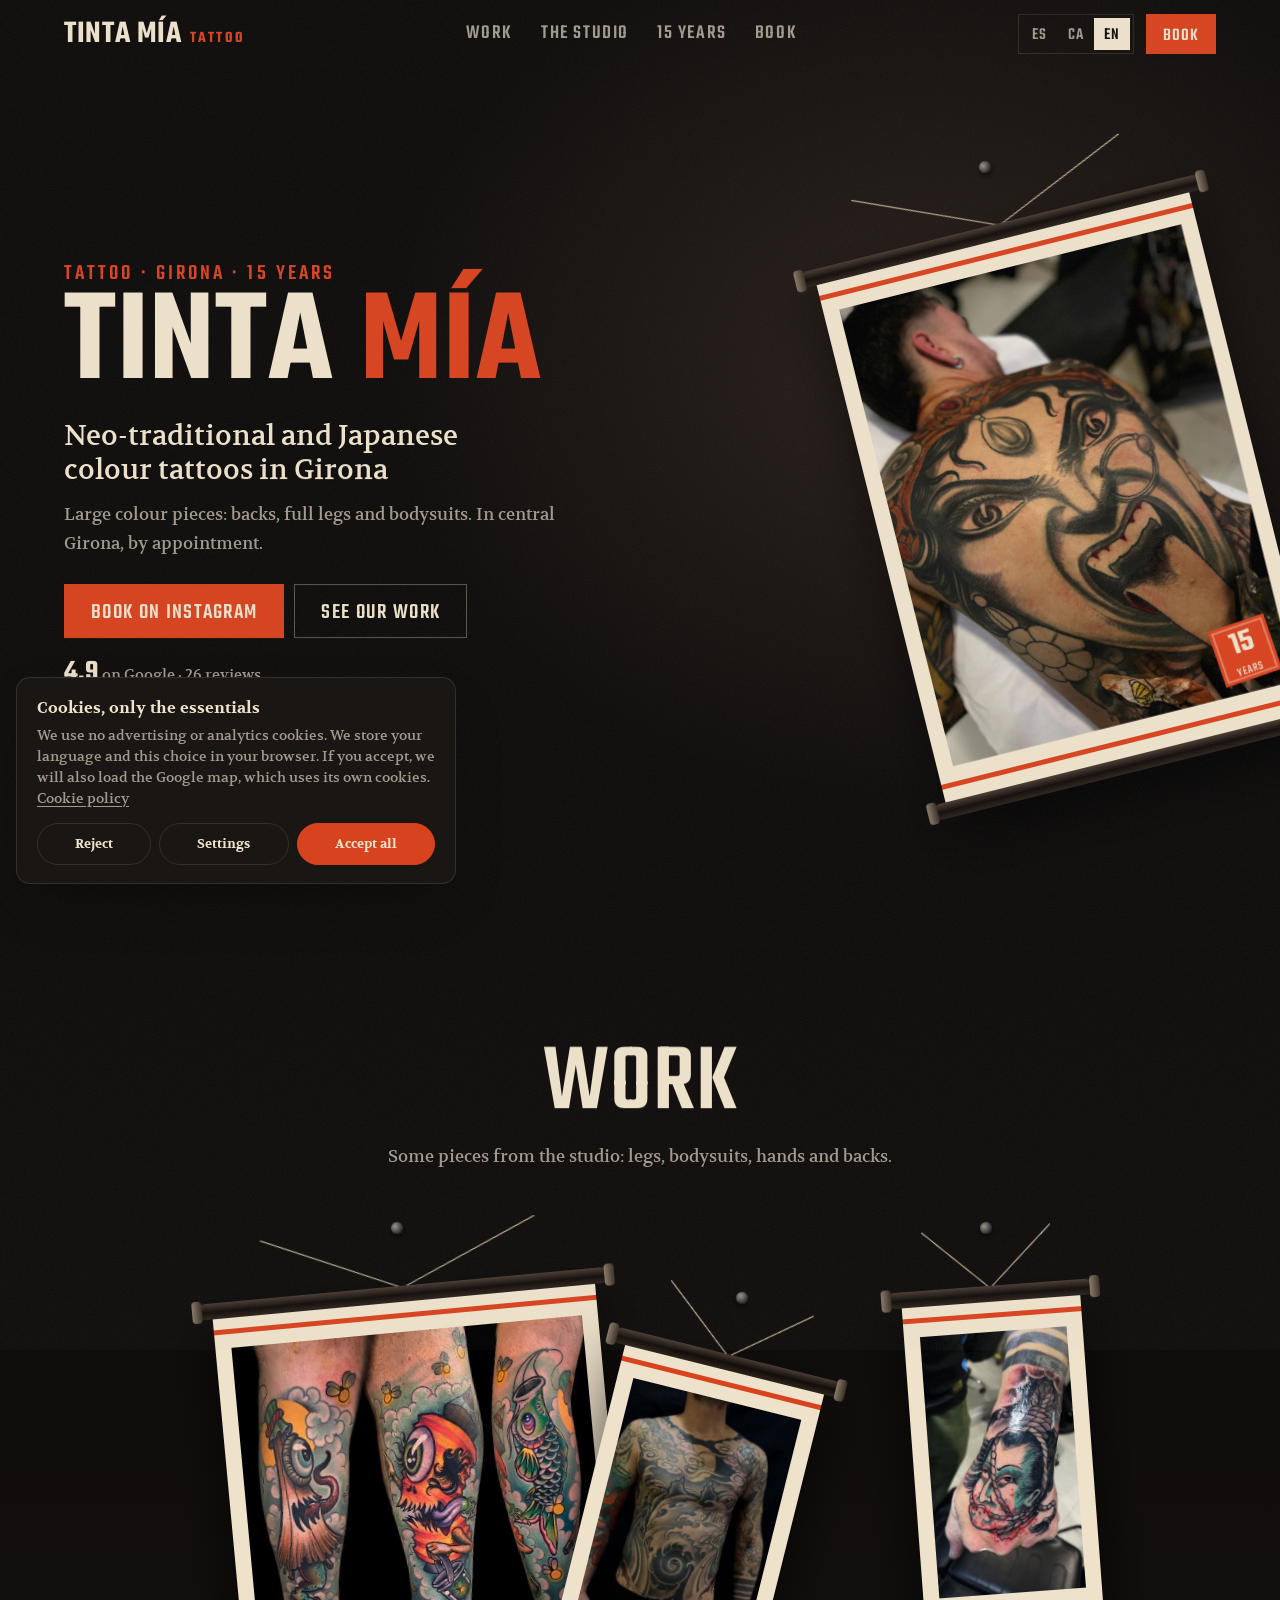
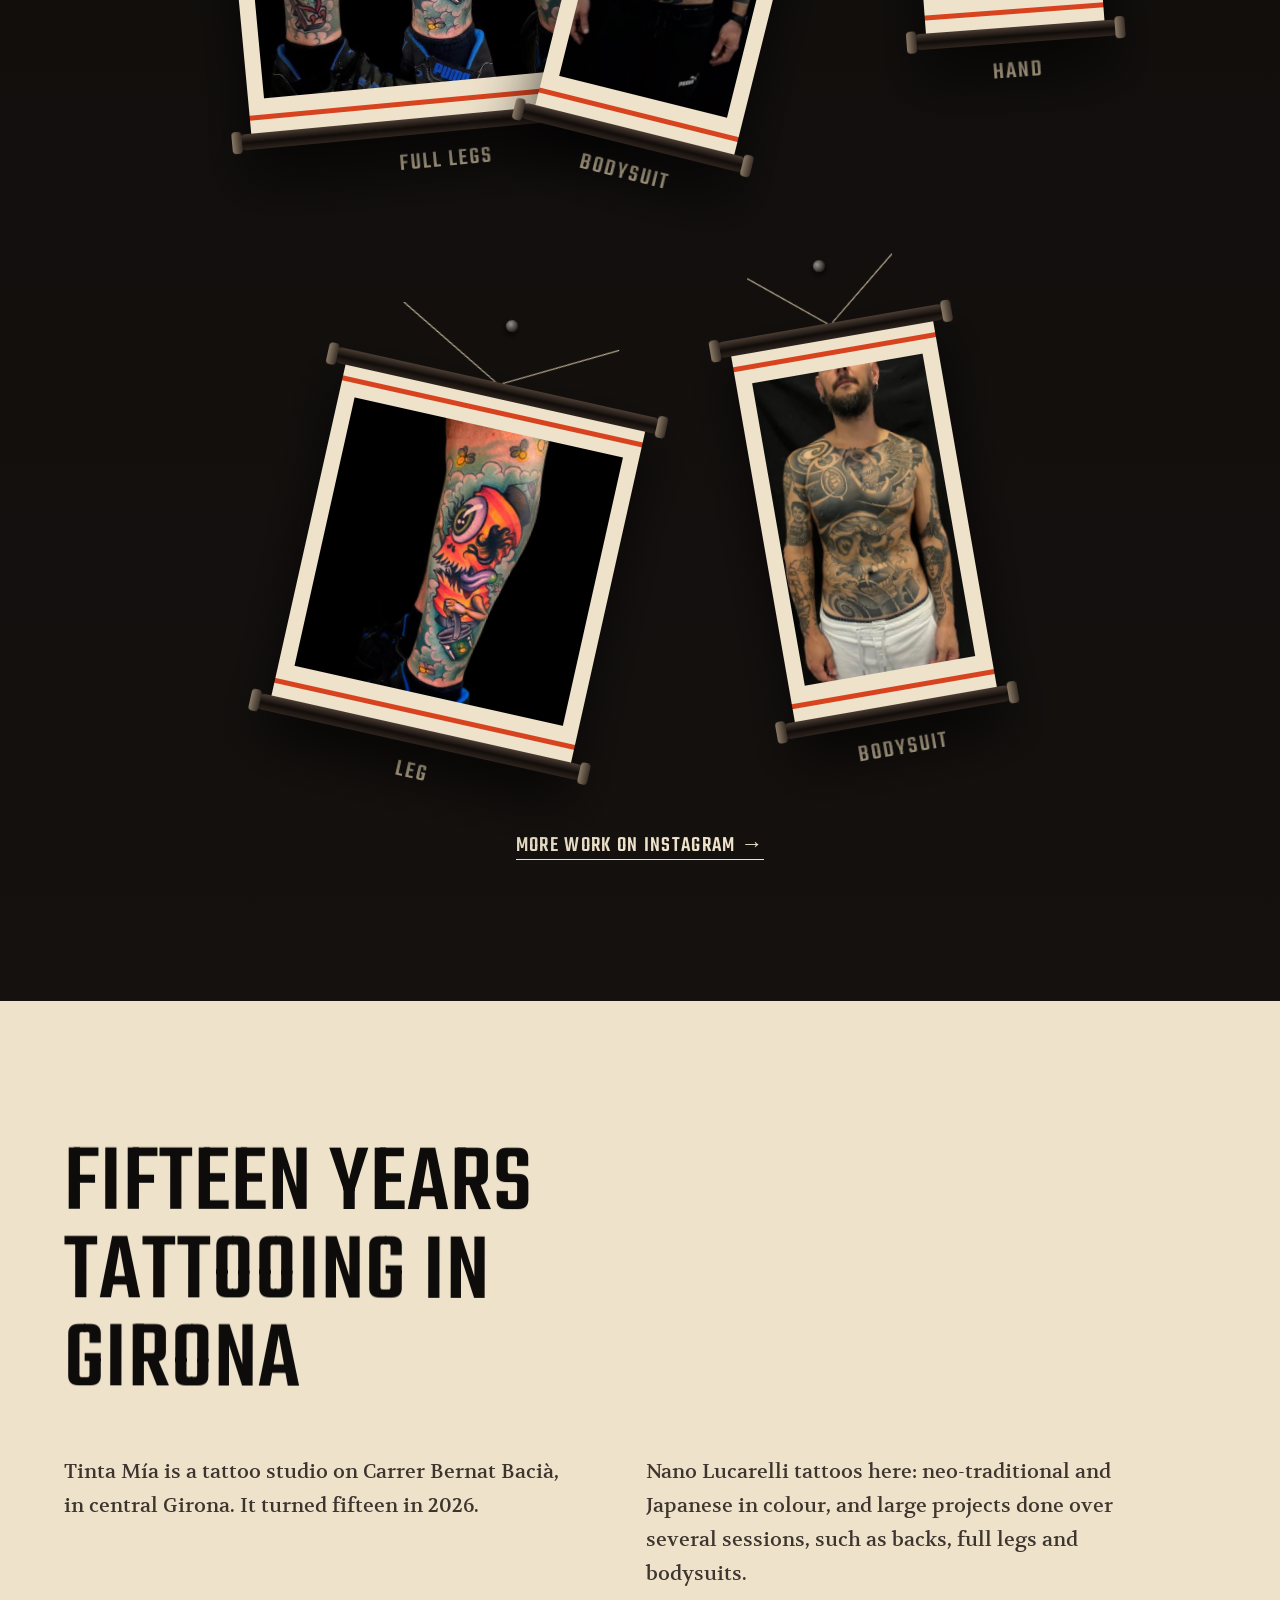
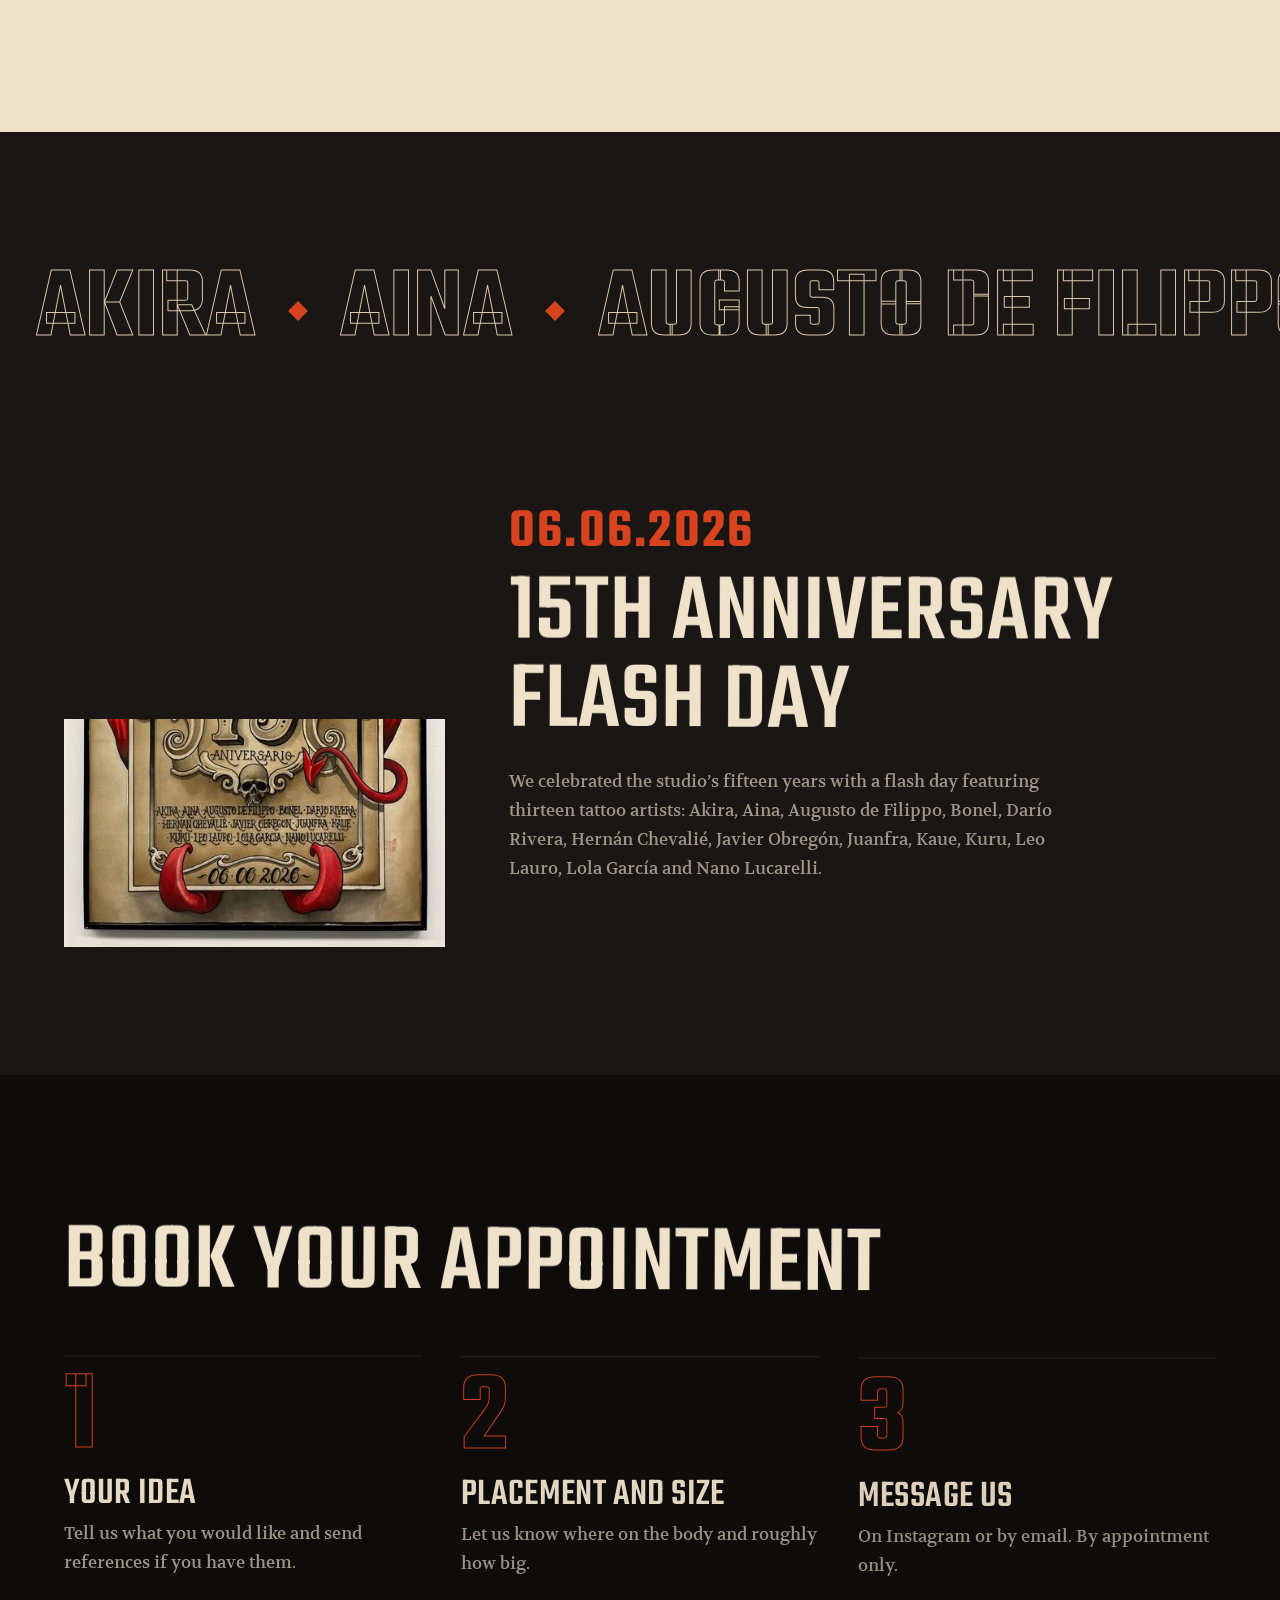
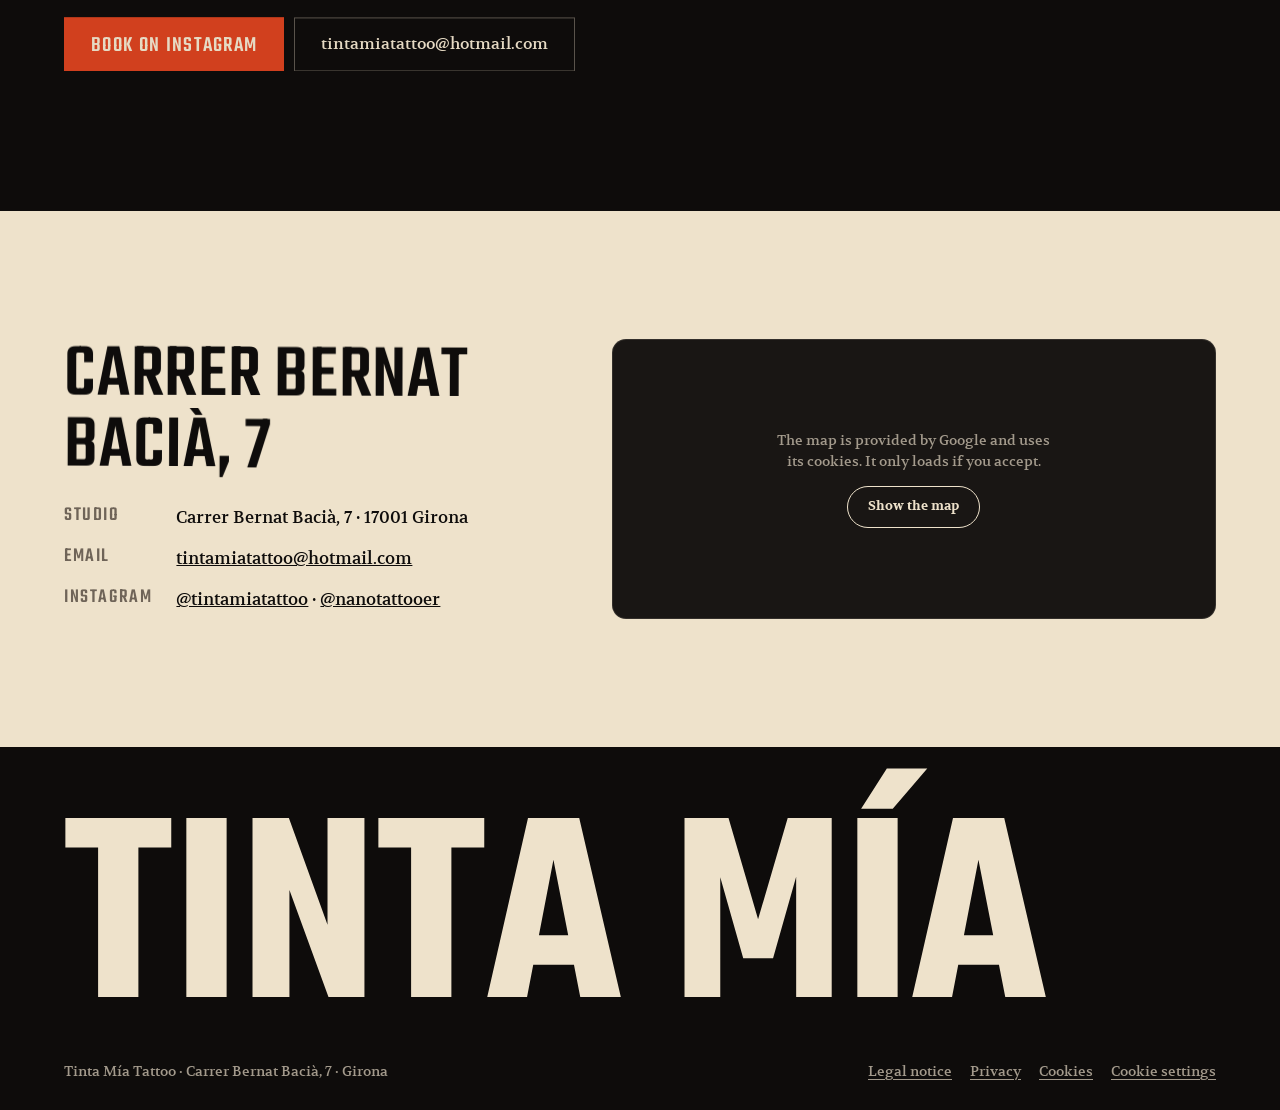
<file: index.html>
<!doctype html>
<html lang="es">
<head>
<meta charset="utf-8">
<meta name="viewport" content="width=device-width, initial-scale=1, viewport-fit=cover">
<title>Tinta Mía Tattoo · Tatuajes en Girona</title>
<meta name="description" content="Tinta Mía Tattoo, Carrer Bernat Bacià 7, Girona. Tatuajes neotradicionales y japoneses a color: espaldas, piernas completas y bodysuits. 15 años en Girona. 4,9 en Google.">
<meta name="theme-color" content="#0e0c0b">
<link rel="icon" href="assets/favicon.svg" type="image/svg+xml">
<link rel="alternate" hreflang="es" href="?lang=es"><link rel="alternate" hreflang="ca" href="?lang=ca"><link rel="alternate" hreflang="en" href="?lang=en">
<meta property="og:title" content="Tinta Mía Tattoo · Girona">
<meta property="og:description" content="Tatuajes neotradicionales y japoneses a color. 15 años en Girona.">
<meta property="og:image" content="assets/img/espalda.jpg">
<script>document.documentElement.classList.add('js')</script>
<link rel="stylesheet" href="css/fonts.css">
<link rel="stylesheet" href="css/premium.css">
<link rel="stylesheet" href="css/style.css">
<link rel="stylesheet" href="css/legal.css">
<script type="application/ld+json">
{"@context":"https://schema.org","@type":"TattooParlor","name":"Tinta Mía Tattoo","email":"tintamiatattoo@hotmail.com","address":{"@type":"PostalAddress","streetAddress":"Carrer Bernat Bacià, 7","postalCode":"17001","addressLocality":"Girona","addressRegion":"Girona","addressCountry":"ES"},"aggregateRating":{"@type":"AggregateRating","ratingValue":"4.9","reviewCount":"26"},"sameAs":["https://www.instagram.com/tintamiatattoo/","https://www.instagram.com/nanotattooer/"]}
</script>
</head>
<body class="grain">
<a class="skip" href="#main" data-i18n="skip">Saltar al contenido</a>

<header class="top">
  <a class="brand" href="#main" aria-label="Tinta Mía Tattoo, inicio">Tinta Mía<small>Tattoo</small></a>
  <nav class="nav" aria-label="Principal">
    <a href="#trabajos" data-i18n="n1">Trabajos</a>
    <a href="#estudio" data-i18n="n2">El estudio</a>
    <a href="#aniversario" data-i18n="n3">15 años</a>
    <a href="#cita" data-i18n="n4">Pide cita</a>
  </nav>
  <div class="top-r">
    <div class="langs" role="group" aria-label="Idioma"><button type="button" data-lang="es">ES</button><button type="button" data-lang="ca">CA</button><button type="button" data-lang="en">EN</button></div>
    <a class="btn btn-sm" href="https://ig.me/m/tintamiatattoo" target="_blank" rel="noopener" data-mag data-i18n="cta">Pide cita</a>
  </div>
</header>

<main id="main">
  <!-- PORTADA: un kakemono (pergamino colgado) se desenrolla con la espalda tatuada -->
  <section class="hero" id="hero" aria-labelledby="h1">
    <div class="hero-in">
      <p class="eyebrow" data-hero data-d=".2" data-i18n="eb">Tattoo · Girona · 15 años</p>
      <p class="mega" aria-hidden="true"><span>Tinta</span><span>Mía</span></p>
      <h1 id="h1" data-split data-hero data-d=".9" data-i18n="h1">Tatuajes neotradicionales y japoneses a color en Girona</h1>
      <p class="hero-p" data-hero data-d="1.05" data-i18n="hp">Piezas grandes a color: espaldas, piernas completas y bodysuits. En el centro de Girona, con cita previa.</p>
      <div class="hero-cta" data-hero data-d="1.15">
        <a class="btn" href="https://ig.me/m/tintamiatattoo" target="_blank" rel="noopener" data-mag data-i18n="ctaIg">Pide cita por Instagram</a>
        <a class="btn btn-line" href="#trabajos" data-mag data-i18n="see">Ver trabajos</a>
      </div>
      <p class="hero-rate" data-hero data-d="1.25"><b>4,9</b> <span data-i18n="rate">en Google · 26 reseñas</span></p>
    </div>
    <div class="hang hang-hero" data-sway="1.4">
      <span class="nail" aria-hidden="true"></span><span class="cord" aria-hidden="true"></span>
      <div class="scroll">
        <span class="rod rod-t" aria-hidden="true"></span>
        <div class="paper"><img src="assets/img/espalda.jpg" alt="Espalda tatuada con una gran cara de demonio japonés a color" width="1200" height="1600" data-i18n-attr="alt:hA"><span class="hanko" aria-hidden="true"><b>15</b><small data-i18n="hk">años</small></span></div>
        <span class="rod rod-b" aria-hidden="true"></span>
      </div>
    </div>
  </section>

  <!-- TRABAJOS: un muro de pergaminos que se balancean -->
  <section class="trabajos" id="trabajos" aria-labelledby="t-h">
    <div class="t-head">
      <h2 id="t-h" data-split data-i18n="th">Trabajos</h2>
      <p data-up data-i18n="tp">Algunas piezas del estudio: piernas, bodysuits, manos y espaldas.</p>
    </div>
    <div class="wall">
      <figure class="hang w1" data-sway="1"><span class="nail" aria-hidden="true"></span><span class="cord" aria-hidden="true"></span><div class="scroll"><span class="rod rod-t" aria-hidden="true"></span><div class="paper"><img src="assets/img/piernas.jpg" alt="Tres piernas tatuadas a color con personajes neotradicionales, peces y nubes" width="640" height="640" loading="lazy" data-i18n-attr="alt:w1"></div><span class="rod rod-b" aria-hidden="true"></span></div><figcaption data-i18n="c1">Piernas completas</figcaption></figure>
      <figure class="hang w2" data-sway="1.3"><span class="nail" aria-hidden="true"></span><span class="cord" aria-hidden="true"></span><div class="scroll"><span class="rod rod-t" aria-hidden="true"></span><div class="paper"><img src="assets/img/bodysuit-1.jpg" alt="Torso y brazos tatuados en estilo japonés con olas y nubes" width="360" height="640" loading="lazy" data-i18n-attr="alt:w2"></div><span class="rod rod-b" aria-hidden="true"></span></div><figcaption>Bodysuit</figcaption></figure>
      <figure class="hang w3" data-sway=".8"><span class="nail" aria-hidden="true"></span><span class="cord" aria-hidden="true"></span><div class="scroll"><span class="rod rod-t" aria-hidden="true"></span><div class="paper"><img src="assets/img/mano.jpg" alt="Mano tatuada con una cabeza japonesa a color" width="360" height="640" loading="lazy" data-i18n-attr="alt:w3"></div><span class="rod rod-b" aria-hidden="true"></span></div><figcaption data-i18n="c3">Mano</figcaption></figure>
      <figure class="hang w4" data-sway="1.15"><span class="nail" aria-hidden="true"></span><span class="cord" aria-hidden="true"></span><div class="scroll"><span class="rod rod-t" aria-hidden="true"></span><div class="paper"><img src="assets/img/pierna.jpg" alt="Pierna tatuada con un personaje neotradicional de colores" width="640" height="640" loading="lazy" data-i18n-attr="alt:w4"></div><span class="rod rod-b" aria-hidden="true"></span></div><figcaption data-i18n="c4">Pierna</figcaption></figure>
      <figure class="hang w5" data-sway=".9"><span class="nail" aria-hidden="true"></span><span class="cord" aria-hidden="true"></span><div class="scroll"><span class="rod rod-t" aria-hidden="true"></span><div class="paper"><img src="assets/img/bodysuit-2.jpg" alt="Pecho y abdomen tatuados en negro y gris con motivos japoneses" width="360" height="640" loading="lazy" data-i18n-attr="alt:w5"></div><span class="rod rod-b" aria-hidden="true"></span></div><figcaption>Bodysuit</figcaption></figure>
    </div>
    <a class="link" href="https://www.instagram.com/nanotattooer/" target="_blank" rel="noopener" data-i18n="more">Más trabajos en Instagram →</a>
  </section>

  <!-- EL ESTUDIO -->
  <section class="estudio" id="estudio" aria-labelledby="e-h">
    <h2 id="e-h" data-split data-i18n="eh">Quince años tatuando en Girona</h2>
    <div class="e-cols">
      <p data-up data-i18n="ep1">Tinta Mía es un estudio de tatuaje en el Carrer Bernat Bacià, en el centro de Girona. En 2026 cumplió quince años.</p>
      <p data-up=".08" data-i18n="ep2">Aquí tatúa Nano Lucarelli: neotradicional y japonés a color, y proyectos grandes que se trabajan por sesiones, como espaldas, piernas completas y bodysuits.</p>
    </div>
  </section>

  <!-- 15 AÑOS: el Flash Day -->
  <section class="aniversario" id="aniversario" aria-labelledby="a-h">
    <div class="mq names" aria-hidden="true"><div class="mq-t"><span>Akira</span><i></i><span>Aina</span><i></i><span>Augusto de Filippo</span><i></i><span>Bonel</span><i></i><span>Darío Rivera</span><i></i><span>Hernán Chevalié</span><i></i><span>Javier Obregón</span><i></i><span>Juanfra</span><i></i><span>Kaue</span><i></i><span>Kuru</span><i></i><span>Leo Lauro</span><i></i><span>Lola García</span><i></i><span>Nano Lucarelli</span><i></i></div></div>
    <div class="a-grid">
      <figure class="poster" data-img><img src="assets/img/cartel-15.jpg" alt="Cartel enmarcado del Tattoo Flash Day por el 15 aniversario de Tinta Mía, el 6 de junio de 2026" width="480" height="640" loading="lazy" data-i18n-attr="alt:aA"></figure>
      <div class="a-txt">
        <p class="date">06.06.2026</p>
        <h2 id="a-h" data-split data-i18n="ah">Flash Day del 15 aniversario</h2>
        <p data-up data-i18n="ap">Celebramos los quince años del estudio con un día de flash junto a trece tatuadores: Akira, Aina, Augusto de Filippo, Bonel, Darío Rivera, Hernán Chevalié, Javier Obregón, Juanfra, Kaue, Kuru, Leo Lauro, Lola García y Nano Lucarelli.</p>
      </div>
    </div>
  </section>

  <!-- PIDE CITA -->
  <section class="cita" id="cita" aria-labelledby="c-h">
    <h2 id="c-h" data-split data-i18n="ch">Pide tu cita</h2>
    <ol class="steps">
      <li data-up><b>1</b><h3 data-i18n="s1">Tu idea</h3><p data-i18n="s1p">Cuéntanos qué quieres tatuarte y mándanos referencias si las tienes.</p></li>
      <li data-up=".08"><b>2</b><h3 data-i18n="s2">Zona y tamaño</h3><p data-i18n="s2p">Dinos en qué parte del cuerpo y de qué tamaño aproximado.</p></li>
      <li data-up=".16"><b>3</b><h3 data-i18n="s3">Escríbenos</h3><p data-i18n="s3p">Por Instagram o por correo. Trabajamos con cita previa.</p></li>
    </ol>
    <div class="c-cta" data-up>
      <a class="btn" href="https://ig.me/m/tintamiatattoo" target="_blank" rel="noopener" data-mag data-i18n="ctaIg">Pide cita por Instagram</a>
      <a class="btn btn-line" href="mailto:tintamiatattoo@hotmail.com" data-mag>tintamiatattoo@hotmail.com</a>
    </div>
  </section>

  <!-- VISITA -->
  <section class="visita" aria-labelledby="v-h">
    <div class="v-txt">
      <h2 id="v-h" data-split>Carrer Bernat Bacià, 7</h2>
      <dl>
        <dt data-i18n="d1">Estudio</dt><dd>Carrer Bernat Bacià, 7 · 17001 Girona</dd>
        <dt>Email</dt><dd><a href="mailto:tintamiatattoo@hotmail.com">tintamiatattoo@hotmail.com</a></dd>
        <dt>Instagram</dt><dd><a href="https://www.instagram.com/tintamiatattoo/" target="_blank" rel="noopener">@tintamiatattoo</a> · <a href="https://www.instagram.com/nanotattooer/" target="_blank" rel="noopener">@nanotattooer</a></dd>
      </dl>
    </div>
    <div class="cc-map v-map" data-src="https://www.google.com/maps?q=Tinta+M%C3%ADa+Tattoo,+Carrer+Bernat+Baci%C3%A0+7,+17001+Girona&output=embed" data-title="Mapa: Tinta Mía Tattoo"></div>
  </section>
</main>

<footer class="foot">
  <p class="foot-word" aria-hidden="true">Tinta Mía</p>
  <div class="foot-row">
    <p>Tinta Mía Tattoo · Carrer Bernat Bacià, 7 · Girona</p>
    <nav class="foot-links" aria-label="Información legal">
      <a href="aviso-legal.html" data-i18n="lg1">Aviso legal</a>
      <a href="privacidad.html" data-i18n="lg2">Privacidad</a>
      <a href="cookies.html" data-i18n="lg3">Cookies</a>
      <button type="button" data-cookies-open data-i18n="lg4">Configurar cookies</button>
    </nav>
  </div>
</footer>

<script src="js/lang.js"></script>
<script src="js/i18n.js" data-site="tinta-mia-tattoo"></script>
<script src="js/consent.js" data-site="tinta-mia-tattoo"></script>
<script src="js/vendor/gsap.min.js"></script>
<script src="js/vendor/ScrollTrigger.min.js"></script>
<script src="js/vendor/lenis.min.js"></script>
<script src="js/premium.js"></script>
<script src="js/main.js"></script>
</body>
</html>
</file>
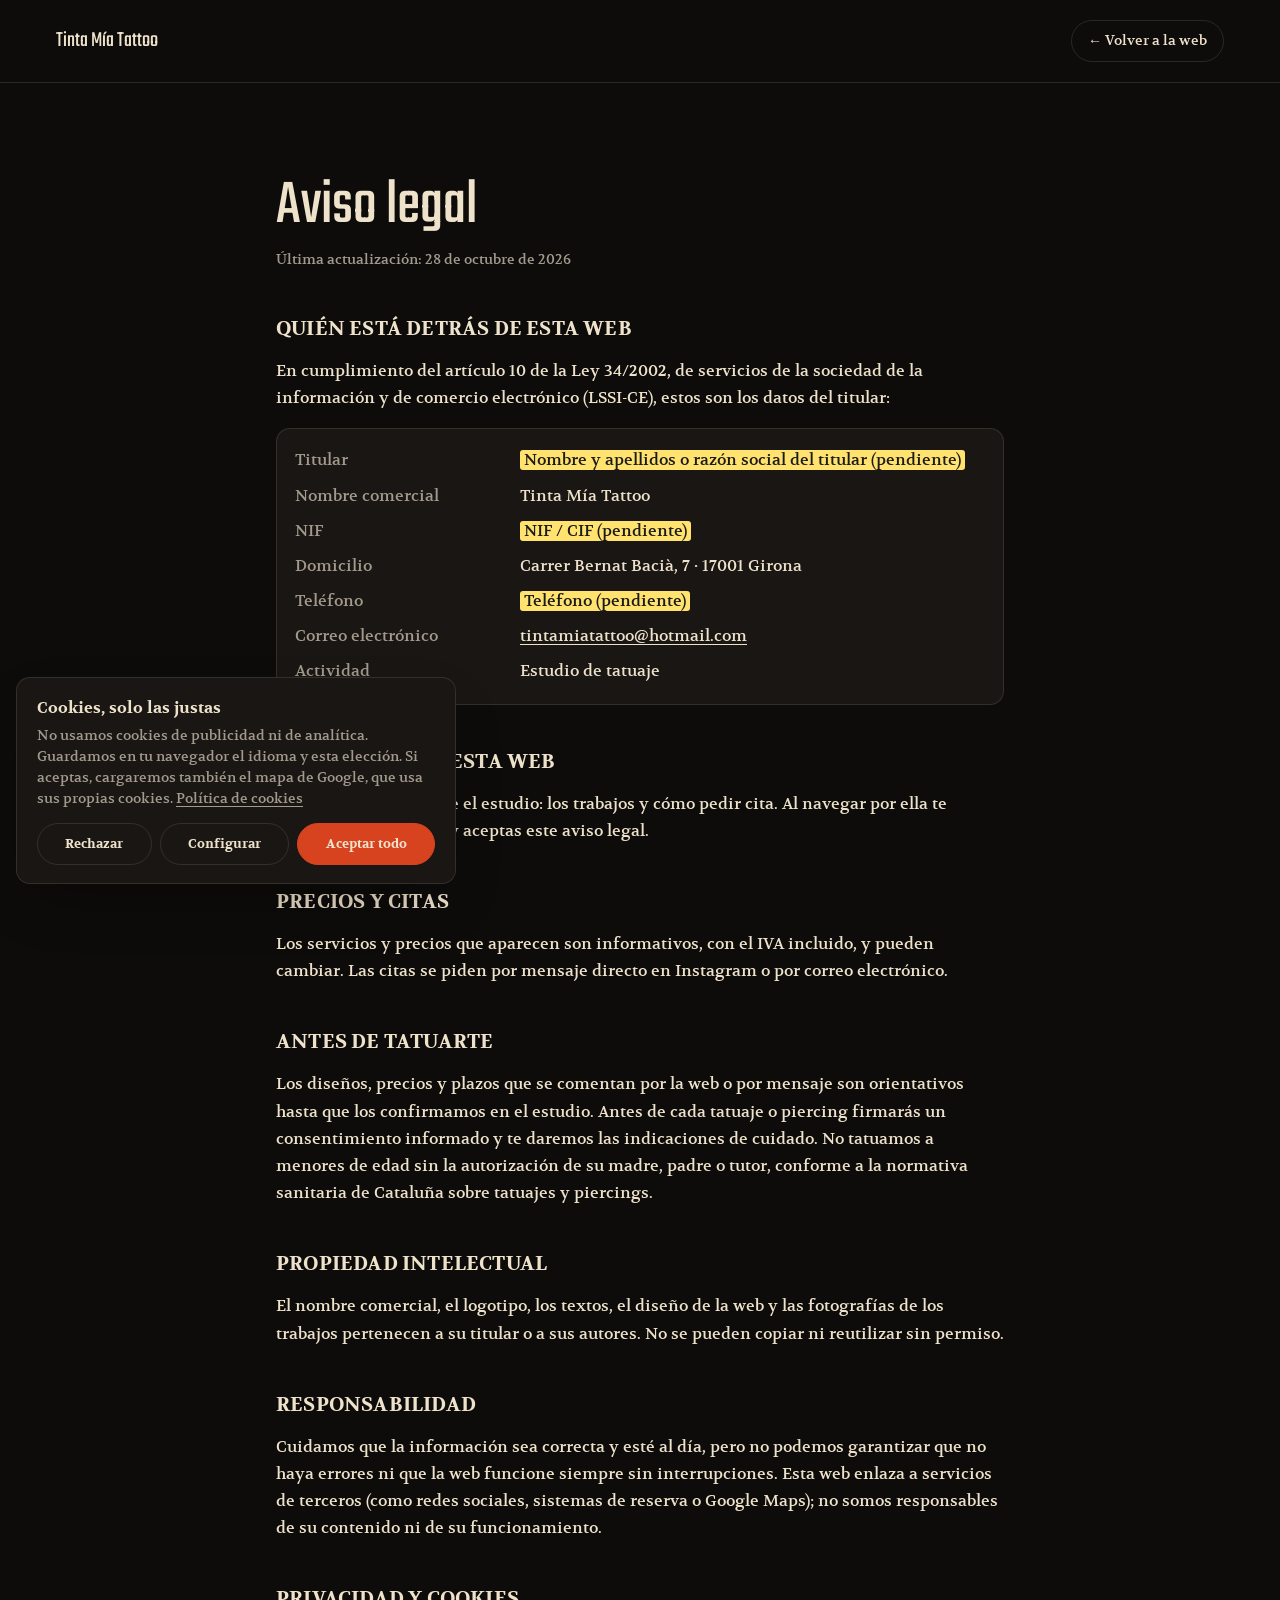
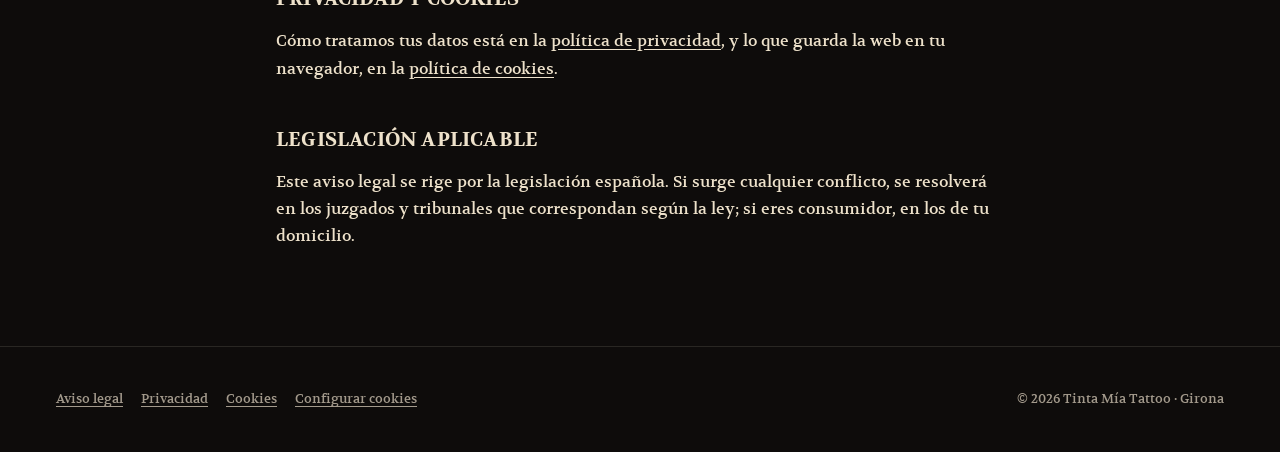
<file: aviso-legal.html>
<!doctype html>
<html lang="es">
<head>
<meta charset="utf-8">
<meta name="viewport" content="width=device-width, initial-scale=1, viewport-fit=cover">
<title>Aviso legal · Tinta Mía Tattoo</title>
<meta name="robots" content="noindex, follow">
<meta name="theme-color" content="#0e0c0b">
<link rel="icon" href="assets/favicon.svg" type="image/svg+xml">
<link rel="stylesheet" href="css/fonts.css">
<link rel="stylesheet" href="css/premium.css">
<link rel="stylesheet" href="css/style.css">
<link rel="stylesheet" href="css/legal.css">
</head>
<body class="legal-page">
<header class="legal-top">
  <a class="legal-brand" href="./">Tinta Mía Tattoo</a>
  <a class="legal-back" href="./">&larr; Volver a la web</a>
</header>
<main class="legal">
  <h1>Aviso legal</h1>
  <p class="upd">Última actualización: 28 de octubre de 2026</p>

  <h2>Quién está detrás de esta web</h2>
  <p>En cumplimiento del artículo 10 de la Ley 34/2002, de servicios de la sociedad de la información y de comercio electrónico (LSSI-CE), estos son los datos del titular:</p>
  <dl>
    <dt>Titular</dt><dd><mark>Nombre y apellidos o razón social del titular (pendiente)</mark></dd>
    <dt>Nombre comercial</dt><dd>Tinta Mía Tattoo</dd>
    <dt>NIF</dt><dd><mark>NIF / CIF (pendiente)</mark></dd>
    <dt>Domicilio</dt><dd>Carrer Bernat Bacià, 7 · 17001 Girona</dd>
    <dt>Teléfono</dt><dd><mark>Teléfono (pendiente)</mark></dd>
    <dt>Correo electrónico</dt><dd><a href="mailto:tintamiatattoo@hotmail.com">tintamiatattoo@hotmail.com</a></dd>
    <dt>Actividad</dt><dd>Estudio de tatuaje</dd>
  </dl>

  <h2>Para qué sirve esta web</h2>
  <p>Esta web informa sobre el estudio: los trabajos y cómo pedir cita. Al navegar por ella te conviertes en usuario y aceptas este aviso legal.</p>

  <h2>Precios y citas</h2>
  <p>Los servicios y precios que aparecen son informativos, con el IVA incluido, y pueden cambiar. Las citas se piden por mensaje directo en Instagram o por correo electrónico.</p>

  <h2>Antes de tatuarte</h2>
  <p>Los diseños, precios y plazos que se comentan por la web o por mensaje son orientativos hasta que los confirmamos en el estudio. Antes de cada tatuaje o piercing firmarás un consentimiento informado y te daremos las indicaciones de cuidado. No tatuamos a menores de edad sin la autorización de su madre, padre o tutor, conforme a la normativa sanitaria de Cataluña sobre tatuajes y piercings.</p>
  <h2>Propiedad intelectual</h2>
  <p>El nombre comercial, el logotipo, los textos, el diseño de la web y las fotografías de los trabajos pertenecen a su titular o a sus autores. No se pueden copiar ni reutilizar sin permiso.</p>

  <h2>Responsabilidad</h2>
  <p>Cuidamos que la información sea correcta y esté al día, pero no podemos garantizar que no haya errores ni que la web funcione siempre sin interrupciones. Esta web enlaza a servicios de terceros (como redes sociales, sistemas de reserva o Google Maps); no somos responsables de su contenido ni de su funcionamiento.</p>

  <h2>Privacidad y cookies</h2>
  <p>Cómo tratamos tus datos está en la <a href="privacidad.html">política de privacidad</a>, y lo que guarda la web en tu navegador, en la <a href="cookies.html">política de cookies</a>.</p>

  <h2>Legislación aplicable</h2>
  <p>Este aviso legal se rige por la legislación española. Si surge cualquier conflicto, se resolverá en los juzgados y tribunales que correspondan según la ley; si eres consumidor, en los de tu domicilio.</p>
</main>
<footer class="legal-foot">
  <nav class="legal-links" aria-label="Información legal">
    <a href="aviso-legal.html" aria-current="page">Aviso legal</a>
    <a href="privacidad.html">Privacidad</a>
    <a href="cookies.html">Cookies</a>
    <button type="button" data-cookies-open>Configurar cookies</button>
  </nav>
  <p>© 2026 Tinta Mía Tattoo · Girona</p>
</footer>
<script src="js/consent.js" data-site="tinta-mia-tattoo"></script>
</body>
</html>
</file>
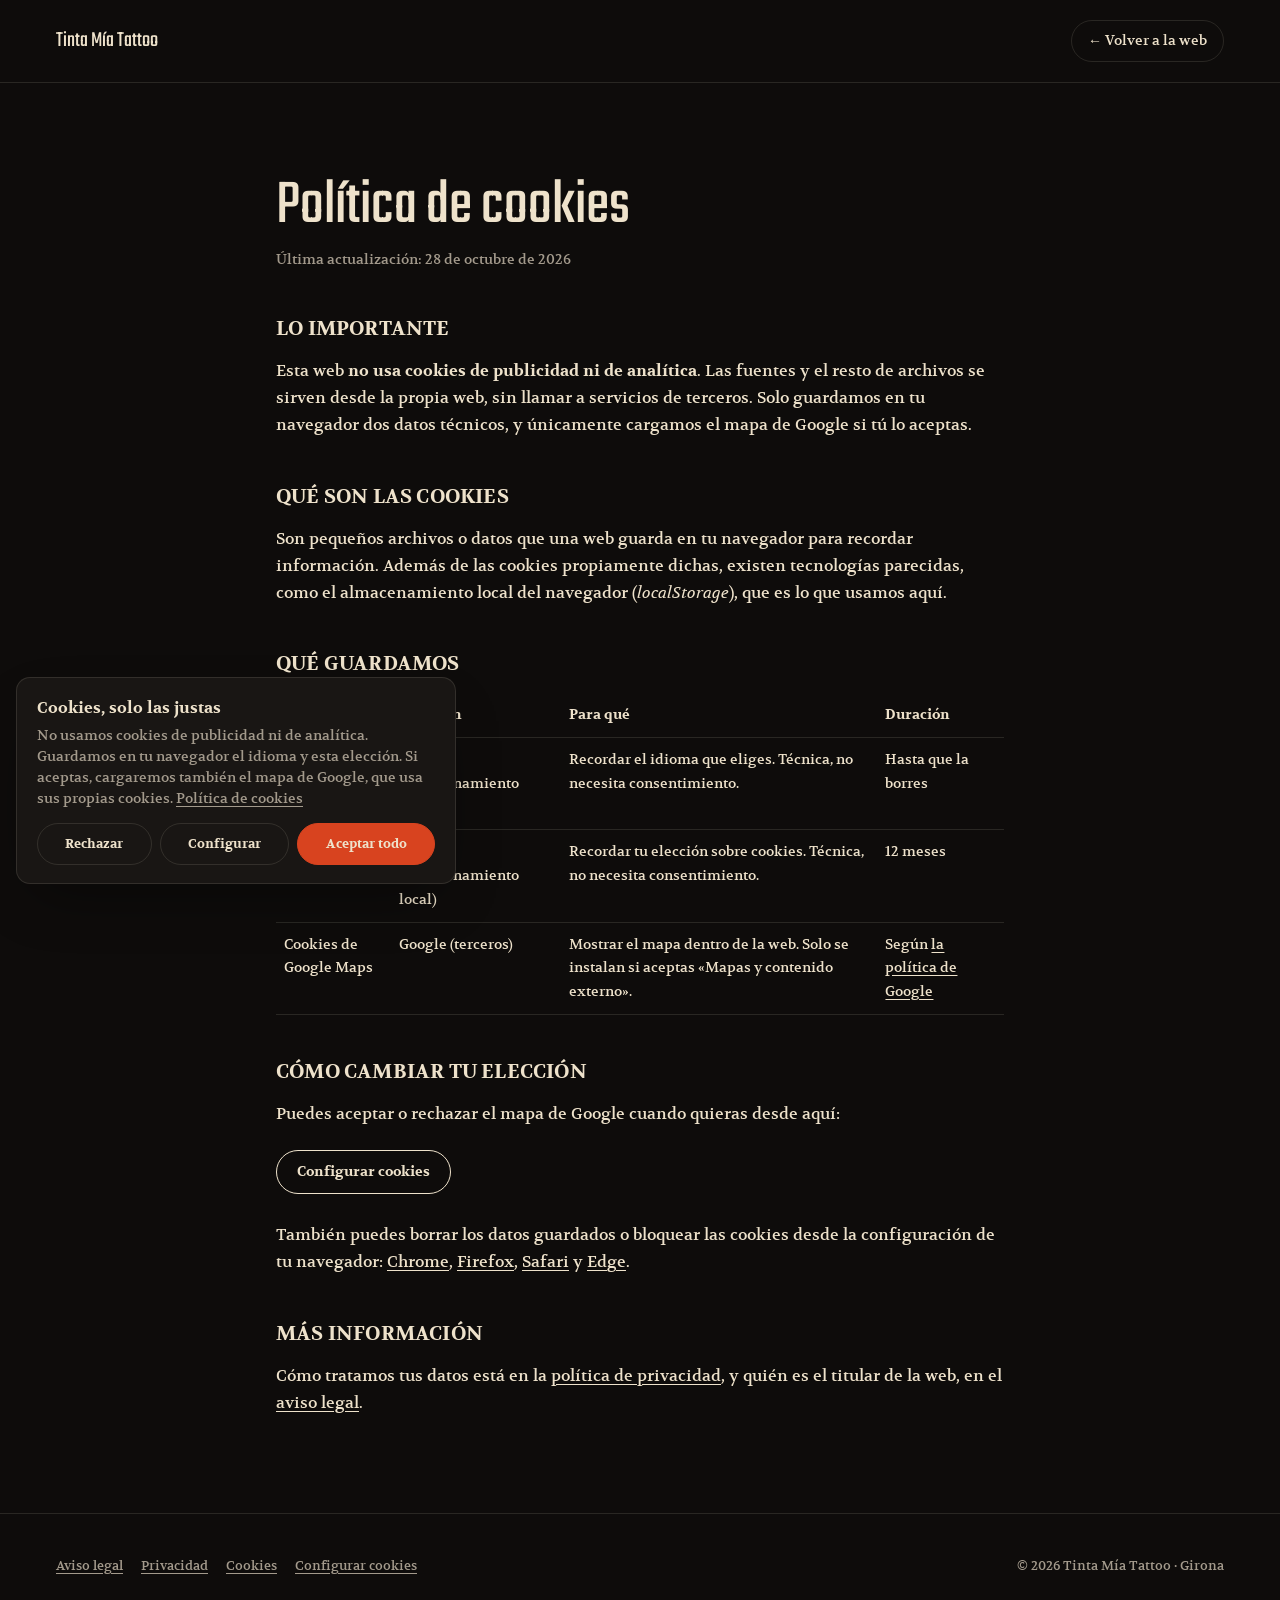
<file: cookies.html>
<!doctype html>
<html lang="es">
<head>
<meta charset="utf-8">
<meta name="viewport" content="width=device-width, initial-scale=1, viewport-fit=cover">
<title>Política de cookies · Tinta Mía Tattoo</title>
<meta name="robots" content="noindex, follow">
<meta name="theme-color" content="#0e0c0b">
<link rel="icon" href="assets/favicon.svg" type="image/svg+xml">
<link rel="stylesheet" href="css/fonts.css">
<link rel="stylesheet" href="css/premium.css">
<link rel="stylesheet" href="css/style.css">
<link rel="stylesheet" href="css/legal.css">
</head>
<body class="legal-page">
<header class="legal-top">
  <a class="legal-brand" href="./">Tinta Mía Tattoo</a>
  <a class="legal-back" href="./">&larr; Volver a la web</a>
</header>
<main class="legal">
  <h1>Política de cookies</h1>
  <p class="upd">Última actualización: 28 de octubre de 2026</p>

  <h2>Lo importante</h2>
  <p>Esta web <strong>no usa cookies de publicidad ni de analítica</strong>. Las fuentes y el resto de archivos se sirven desde la propia web, sin llamar a servicios de terceros. Solo guardamos en tu navegador dos datos técnicos, y únicamente cargamos el mapa de Google si tú lo aceptas.</p>

  <h2>Qué son las cookies</h2>
  <p>Son pequeños archivos o datos que una web guarda en tu navegador para recordar información. Además de las cookies propiamente dichas, existen tecnologías parecidas, como el almacenamiento local del navegador (<em>localStorage</em>), que es lo que usamos aquí.</p>

  <h2>Qué guardamos</h2>
  <table>
    <thead><tr><th>Nombre</th><th>De quién</th><th>Para qué</th><th>Duración</th></tr></thead>
    <tbody>
      <tr><td>tinta-mia-tattoo-lang</td><td>Propia (almacenamiento local)</td><td>Recordar el idioma que eliges. Técnica, no necesita consentimiento.</td><td>Hasta que la borres</td></tr>
      <tr><td>tinta-mia-tattoo-consent</td><td>Propia (almacenamiento local)</td><td>Recordar tu elección sobre cookies. Técnica, no necesita consentimiento.</td><td>12 meses</td></tr>
      <tr><td>Cookies de Google Maps</td><td>Google (terceros)</td><td>Mostrar el mapa dentro de la web. Solo se instalan si aceptas «Mapas y contenido externo».</td><td>Según <a href="https://policies.google.com/technologies/cookies?hl=es" target="_blank" rel="noopener">la política de Google</a></td></tr>
    </tbody>
  </table>

  <h2>Cómo cambiar tu elección</h2>
  <p>Puedes aceptar o rechazar el mapa de Google cuando quieras desde aquí:</p>
  <button type="button" class="legal-btn" data-cookies-open>Configurar cookies</button>
  <p>También puedes borrar los datos guardados o bloquear las cookies desde la configuración de tu navegador:
    <a href="https://support.google.com/chrome/answer/95647?hl=es" target="_blank" rel="noopener">Chrome</a>,
    <a href="https://support.mozilla.org/es/kb/Borrar%20cookies" target="_blank" rel="noopener">Firefox</a>,
    <a href="https://support.apple.com/es-es/guide/safari/sfri11471/mac" target="_blank" rel="noopener">Safari</a> y
    <a href="https://support.microsoft.com/es-es/microsoft-edge/eliminar-las-cookies-en-microsoft-edge-63947406-40ac-c3b8-57b9-2a946a29ae09" target="_blank" rel="noopener">Edge</a>.</p>

  <h2>Más información</h2>
  <p>Cómo tratamos tus datos está en la <a href="privacidad.html">política de privacidad</a>, y quién es el titular de la web, en el <a href="aviso-legal.html">aviso legal</a>.</p>
</main>
<footer class="legal-foot">
  <nav class="legal-links" aria-label="Información legal">
    <a href="aviso-legal.html">Aviso legal</a>
    <a href="privacidad.html">Privacidad</a>
    <a href="cookies.html" aria-current="page">Cookies</a>
    <button type="button" data-cookies-open>Configurar cookies</button>
  </nav>
  <p>© 2026 Tinta Mía Tattoo · Girona</p>
</footer>
<script src="js/consent.js" data-site="tinta-mia-tattoo"></script>
</body>
</html>
</file>
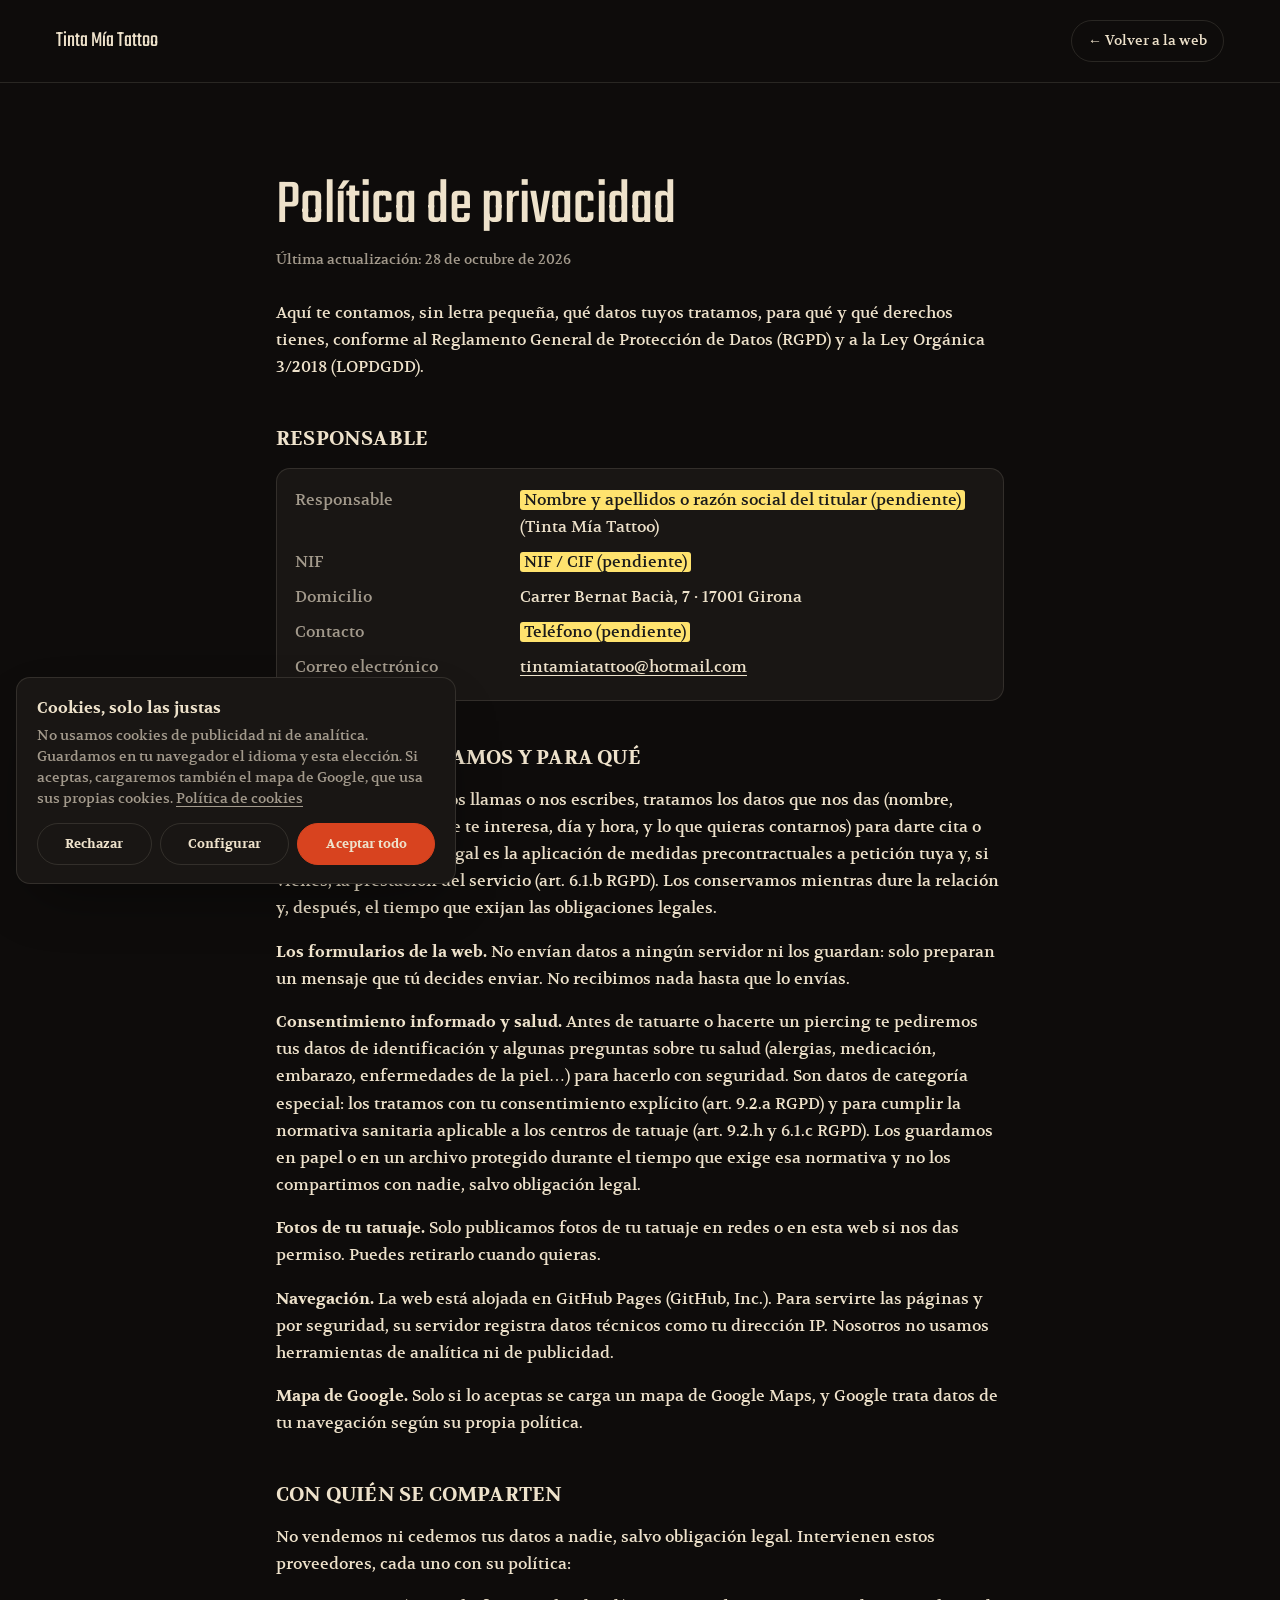
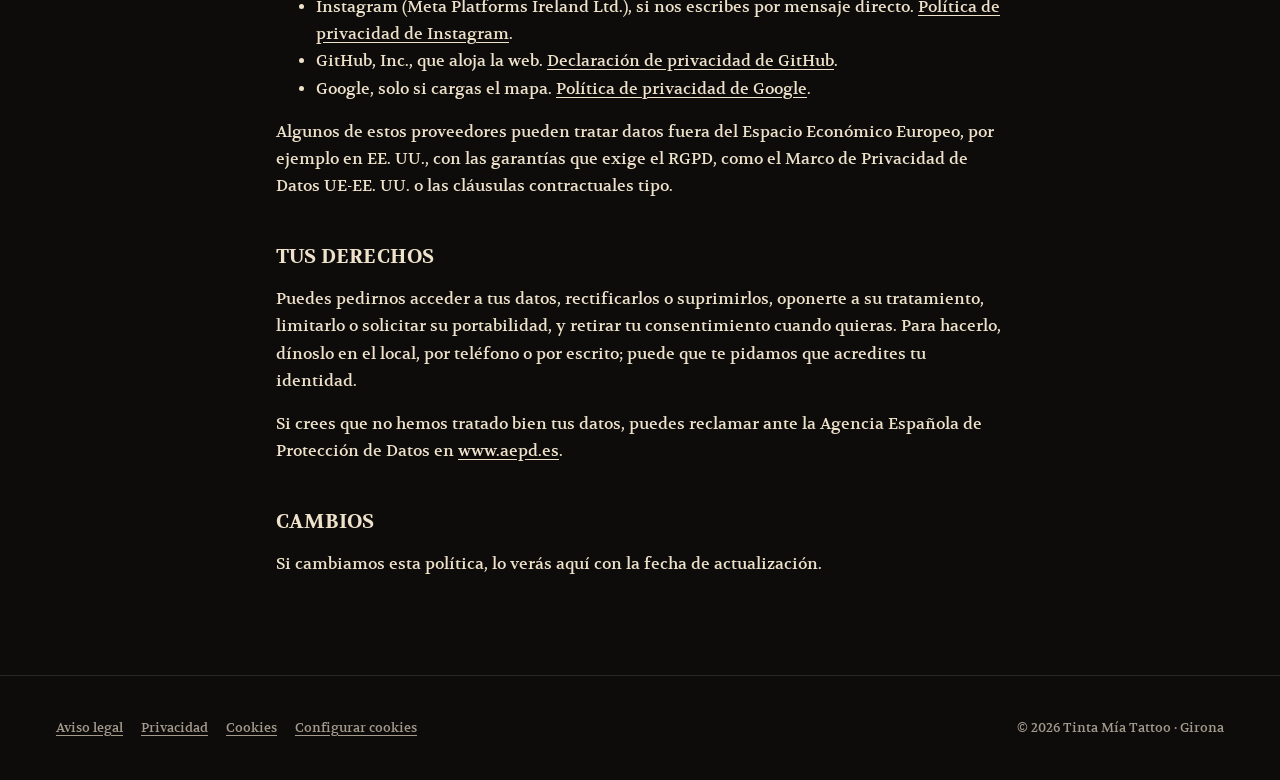
<file: privacidad.html>
<!doctype html>
<html lang="es">
<head>
<meta charset="utf-8">
<meta name="viewport" content="width=device-width, initial-scale=1, viewport-fit=cover">
<title>Política de privacidad · Tinta Mía Tattoo</title>
<meta name="robots" content="noindex, follow">
<meta name="theme-color" content="#0e0c0b">
<link rel="icon" href="assets/favicon.svg" type="image/svg+xml">
<link rel="stylesheet" href="css/fonts.css">
<link rel="stylesheet" href="css/premium.css">
<link rel="stylesheet" href="css/style.css">
<link rel="stylesheet" href="css/legal.css">
</head>
<body class="legal-page">
<header class="legal-top">
  <a class="legal-brand" href="./">Tinta Mía Tattoo</a>
  <a class="legal-back" href="./">&larr; Volver a la web</a>
</header>
<main class="legal">
  <h1>Política de privacidad</h1>
  <p class="upd">Última actualización: 28 de octubre de 2026</p>
  <p>Aquí te contamos, sin letra pequeña, qué datos tuyos tratamos, para qué y qué derechos tienes, conforme al Reglamento General de Protección de Datos (RGPD) y a la Ley Orgánica 3/2018 (LOPDGDD).</p>

  <h2>Responsable</h2>
  <dl>
    <dt>Responsable</dt><dd><mark>Nombre y apellidos o razón social del titular (pendiente)</mark> (Tinta Mía Tattoo)</dd>
    <dt>NIF</dt><dd><mark>NIF / CIF (pendiente)</mark></dd>
    <dt>Domicilio</dt><dd>Carrer Bernat Bacià, 7 · 17001 Girona</dd>
    <dt>Contacto</dt><dd><mark>Teléfono (pendiente)</mark></dd>
    <dt>Correo electrónico</dt><dd><a href="mailto:tintamiatattoo@hotmail.com">tintamiatattoo@hotmail.com</a></dd>
  </dl>

  <h2>Qué datos tratamos y para qué</h2>
  <p><strong>Citas y consultas.</strong> Si nos llamas o nos escribes, tratamos los datos que nos das (nombre, teléfono, el servicio que te interesa, día y hora, y lo que quieras contarnos) para darte cita o responderte. La base legal es la aplicación de medidas precontractuales a petición tuya y, si vienes, la prestación del servicio (art. 6.1.b RGPD). Los conservamos mientras dure la relación y, después, el tiempo que exijan las obligaciones legales.</p>
  <p><strong>Los formularios de la web.</strong> No envían datos a ningún servidor ni los guardan: solo preparan un mensaje que tú decides enviar. No recibimos nada hasta que lo envías.</p>
  <p><strong>Consentimiento informado y salud.</strong> Antes de tatuarte o hacerte un piercing te pediremos tus datos de identificación y algunas preguntas sobre tu salud (alergias, medicación, embarazo, enfermedades de la piel…) para hacerlo con seguridad. Son datos de categoría especial: los tratamos con tu consentimiento explícito (art. 9.2.a RGPD) y para cumplir la normativa sanitaria aplicable a los centros de tatuaje (art. 9.2.h y 6.1.c RGPD). Los guardamos en papel o en un archivo protegido durante el tiempo que exige esa normativa y no los compartimos con nadie, salvo obligación legal.</p>
  <p><strong>Fotos de tu tatuaje.</strong> Solo publicamos fotos de tu tatuaje en redes o en esta web si nos das permiso. Puedes retirarlo cuando quieras.</p>
  <p><strong>Navegación.</strong> La web está alojada en GitHub Pages (GitHub, Inc.). Para servirte las páginas y por seguridad, su servidor registra datos técnicos como tu dirección IP. Nosotros no usamos herramientas de analítica ni de publicidad.</p>
  <p><strong>Mapa de Google.</strong> Solo si lo aceptas se carga un mapa de Google Maps, y Google trata datos de tu navegación según su propia política.</p>

  <h2>Con quién se comparten</h2>
  <p>No vendemos ni cedemos tus datos a nadie, salvo obligación legal. Intervienen estos proveedores, cada uno con su política:</p>
  <ul>
    <li>Instagram (Meta Platforms Ireland Ltd.), si nos escribes por mensaje directo. <a href="https://privacycenter.instagram.com/policy" target="_blank" rel="noopener">Política de privacidad de Instagram</a>.</li>
    <li>GitHub, Inc., que aloja la web. <a href="https://docs.github.com/es/site-policy/privacy-policies/github-general-privacy-statement" target="_blank" rel="noopener">Declaración de privacidad de GitHub</a>.</li>
    <li>Google, solo si cargas el mapa. <a href="https://policies.google.com/privacy?hl=es" target="_blank" rel="noopener">Política de privacidad de Google</a>.</li>
  </ul>
  <p>Algunos de estos proveedores pueden tratar datos fuera del Espacio Económico Europeo, por ejemplo en EE. UU., con las garantías que exige el RGPD, como el Marco de Privacidad de Datos UE-EE. UU. o las cláusulas contractuales tipo.</p>

  <h2>Tus derechos</h2>
  <p>Puedes pedirnos acceder a tus datos, rectificarlos o suprimirlos, oponerte a su tratamiento, limitarlo o solicitar su portabilidad, y retirar tu consentimiento cuando quieras. Para hacerlo, dínoslo en el local, por teléfono o por escrito; puede que te pidamos que acredites tu identidad.</p>
  <p>Si crees que no hemos tratado bien tus datos, puedes reclamar ante la Agencia Española de Protección de Datos en <a href="https://www.aepd.es/" target="_blank" rel="noopener">www.aepd.es</a>.</p>

  <h2>Cambios</h2>
  <p>Si cambiamos esta política, lo verás aquí con la fecha de actualización.</p>
</main>
<footer class="legal-foot">
  <nav class="legal-links" aria-label="Información legal">
    <a href="aviso-legal.html">Aviso legal</a>
    <a href="privacidad.html" aria-current="page">Privacidad</a>
    <a href="cookies.html">Cookies</a>
    <button type="button" data-cookies-open>Configurar cookies</button>
  </nav>
  <p>© 2026 Tinta Mía Tattoo · Girona</p>
</footer>
<script src="js/consent.js" data-site="tinta-mia-tattoo"></script>
</body>
</html>
</file>
<file: css/fonts.css>
/* Fuentes alojadas en la propia web (sin llamadas a Google) */
@font-face {
  font-family: 'Teko';
  font-style: normal;
  font-weight: 300 700;
  font-display: swap;
  src: url(../assets/fonts/teko-normal-300-700-latin-ext.woff2) format('woff2');
  unicode-range: U+0100-02BA, U+02BD-02C5, U+02C7-02CC, U+02CE-02D7, U+02DD-02FF, U+0304, U+0308, U+0329, U+1D00-1DBF, U+1E00-1E9F, U+1EF2-1EFF, U+2020, U+20A0-20AB, U+20AD-20C4, U+2113, U+2C60-2C7F, U+A720-A7FF;
}
@font-face {
  font-family: 'Teko';
  font-style: normal;
  font-weight: 300 700;
  font-display: swap;
  src: url(../assets/fonts/teko-normal-300-700-latin.woff2) format('woff2');
  unicode-range: U+0000-00FF, U+0131, U+0152-0153, U+02BB-02BC, U+02C6, U+02DA, U+02DC, U+0304, U+0308, U+0329, U+2000-206F, U+20AC, U+2122, U+2191, U+2193, U+2212, U+2215, U+FEFF, U+FFFD;
}
@font-face {
  font-family: 'Volkhov';
  font-style: italic;
  font-weight: 400;
  font-display: swap;
  src: url(../assets/fonts/volkhov-italic-400-latin.woff2) format('woff2');
  unicode-range: U+0000-00FF, U+0131, U+0152-0153, U+02BB-02BC, U+02C6, U+02DA, U+02DC, U+0304, U+0308, U+0329, U+2000-206F, U+20AC, U+2122, U+2191, U+2193, U+2212, U+2215, U+FEFF, U+FFFD;
}
@font-face {
  font-family: 'Volkhov';
  font-style: normal;
  font-weight: 400;
  font-display: swap;
  src: url(../assets/fonts/volkhov-normal-400-latin.woff2) format('woff2');
  unicode-range: U+0000-00FF, U+0131, U+0152-0153, U+02BB-02BC, U+02C6, U+02DA, U+02DC, U+0304, U+0308, U+0329, U+2000-206F, U+20AC, U+2122, U+2191, U+2193, U+2212, U+2215, U+FEFF, U+FFFD;
}
@font-face {
  font-family: 'Volkhov';
  font-style: normal;
  font-weight: 700;
  font-display: swap;
  src: url(../assets/fonts/volkhov-normal-700-latin.woff2) format('woff2');
  unicode-range: U+0000-00FF, U+0131, U+0152-0153, U+02BB-02BC, U+02C6, U+02DA, U+02DC, U+0304, U+0308, U+0329, U+2000-206F, U+20AC, U+2122, U+2191, U+2193, U+2212, U+2215, U+FEFF, U+FFFD;
}
</file>
<file: css/premium.css>
/* Kit premium común (lote Girona 2): máscaras de palabras, grano de película, marquesinas y Lenis */
html.lenis, html.lenis body { height: auto; }
.lenis.lenis-smooth { scroll-behavior: auto !important; }
.lenis.lenis-stopped { overflow: hidden; }
.js:not(.ready) [data-hero], .js:not(.ready) [data-split] { visibility: hidden; }
.w { display: inline-block; overflow: hidden; vertical-align: top; padding: 0 .02em .1em; margin: 0 -.02em -.1em; }
.w-i { display: inline-block; will-change: transform; }
[data-img] { overflow: hidden; }
[data-img] img, [data-img] video { transform-origin: 50% 50%; }
[data-mag] { transition: translate .5s cubic-bezier(.2, .9, .3, 1.2); }
/* grano de película sobre toda la web */
.grain::after { content: ""; position: fixed; inset: -50%; z-index: 300; pointer-events: none; opacity: var(--grain, .06);
  background: url("data:image/svg+xml,%3Csvg xmlns='http://www.w3.org/2000/svg' width='220' height='220'%3E%3Cfilter id='n'%3E%3CfeTurbulence type='fractalNoise' baseFrequency='.85' numOctaves='3' stitchTiles='stitch'/%3E%3C/filter%3E%3Crect width='220' height='220' filter='url(%23n)'/%3E%3C/svg%3E");
  animation: grain 1.2s steps(6) infinite; }
@keyframes grain { 0% { translate: 0 0; } 20% { translate: -4% 3%; } 40% { translate: 3% -5%; } 60% { translate: -6% -2%; } 80% { translate: 5% 4%; } 100% { translate: 0 0; } }
/* marquesina infinita */
.mq { overflow: hidden; white-space: nowrap; }
.mq-t { display: inline-flex; animation: mq var(--mq, 30s) linear infinite; }
.mq-t > * { flex: none; }
@keyframes mq { to { transform: translateX(-50%); } }
@media (prefers-reduced-motion: reduce) { .grain::after, .mq-t { animation: none; } }
</file>
<file: css/style.css>
/* Tinta Mía · «Kakemono»: los tatuajes cuelgan como pergaminos japoneses de un clavo y se balancean; laca negra, papel washi y bermellón */
:root {
  --lac: #0e0c0b; --sumi: #191614; --washi: #eee2cb; --washi-2: #d9c9a9; --shu: #d8431f; --teal: #2f7c72; --mute: #a39a8c; --line: #eee2cb1f;
  --f-d: "Teko", "Oswald", Impact, sans-serif; --f-b: "Volkhov", Georgia, serif;
  --ease: cubic-bezier(.16, 1, .3, 1); --pad: clamp(16px, 5vw, 80px);
  --c-bg: var(--lac); --c-card: var(--sumi); --c-ink: var(--washi); --c-mute: var(--mute); --c-line: var(--line); --c-acc: var(--shu); --c-acc-ink: var(--washi);
}
*, *::before, *::after { box-sizing: border-box; }
html { -webkit-text-size-adjust: 100%; }
body { margin: 0; background: var(--lac); color: var(--washi); font: 400 17px/1.7 var(--f-b); -webkit-font-smoothing: antialiased; overflow-x: hidden; --grain: .06; }
img { display: block; max-width: 100%; height: auto; }
a { color: inherit; }
::selection { background: var(--shu); color: var(--washi); }
:focus-visible { outline: 2px solid var(--shu); outline-offset: 3px; }
.skip { position: absolute; left: 12px; top: -60px; z-index: 100; padding: 10px 16px; background: var(--washi); color: var(--lac); }
.skip:focus { top: 12px; }
h1, h2, h3 { margin: 0; font-weight: 500; }
h2, h3 { font-family: var(--f-d); line-height: .9; text-transform: uppercase; letter-spacing: .01em; }
h2 { font-size: clamp(56px, 7.6vw, 128px); }
.btn { display: inline-flex; align-items: center; justify-content: center; min-height: 54px; padding: 4px 26px 0; background: var(--shu); color: var(--washi); border: 1px solid var(--shu); text-decoration: none; font: 500 22px/1 var(--f-d); letter-spacing: .06em; text-transform: uppercase; }
.btn-line { background: none; border-color: #eee2cb59; color: var(--washi); }
.btn-sm { min-height: 40px; padding: 3px 16px 0; font-size: 18px; }
@media (hover: hover) and (pointer: fine) { .btn { transition: background .35s, color .35s, border-color .35s; } .btn:hover { background: var(--washi); border-color: var(--washi); color: var(--lac); } }
.link { display: inline-block; margin-top: 40px; color: var(--washi); text-decoration: none; border-bottom: 1px solid currentColor; padding-bottom: 2px; font: 500 22px/1 var(--f-d); letter-spacing: .06em; text-transform: uppercase; }

/* ---------- cabecera ---------- */
.top { position: fixed; z-index: 50; inset: 0 0 auto; display: flex; align-items: center; justify-content: space-between; gap: 16px; padding: 14px var(--pad); transition: background .4s, translate .6s var(--ease); }
.top.solid { background: #0e0c0be6; backdrop-filter: blur(14px); }
.top.hide { translate: 0 -100%; }
.brand { display: flex; align-items: baseline; gap: 8px; text-decoration: none; font: 600 32px/1 var(--f-d); text-transform: uppercase; letter-spacing: .02em; }
.brand small { font-size: 16px; color: var(--shu); letter-spacing: .14em; }
.nav { display: flex; gap: 28px; }
.nav a { text-decoration: none; font: 500 20px/1 var(--f-d); letter-spacing: .08em; text-transform: uppercase; color: var(--mute); }
.top-r { display: flex; align-items: center; gap: 12px; }
.langs { display: flex; padding: 3px; border: 1px solid var(--line); }
.langs button { min-width: 36px; min-height: 32px; padding-top: 3px; border: 0; background: none; color: var(--mute); font: 500 17px/1 var(--f-d); letter-spacing: .06em; }
.langs button[aria-pressed="true"] { background: var(--washi); color: var(--lac); }
@media (hover: hover) and (pointer: fine) { .nav a { transition: color .3s; } .nav a:hover { color: var(--washi); } }
@media (max-width: 980px) { .nav { display: none; } }
@media (max-width: 400px) { .top-r .btn-sm { display: none; } }

/* ---------- pergamino colgado (reutilizable) ---------- */
.hang { position: relative; margin: 0; padding-top: 64px; transform-origin: 50% 6px; will-change: transform; --ar: 3 / 4; }
.nail { position: absolute; z-index: 2; top: 0; left: 50%; width: 12px; height: 12px; margin-left: -6px; border-radius: 50%; background: radial-gradient(circle at 35% 35%, #9a948d, #2a2624 70%); box-shadow: 0 3px 6px #000c; }
.cord { position: absolute; top: 6px; left: 14%; right: 14%; height: 60px; pointer-events: none;
  background: linear-gradient(to top right, #0000 calc(50% - 1px), var(--washi-2) 50%, #0000 calc(50% + 1px)) left / 50% 100% no-repeat, linear-gradient(to top left, #0000 calc(50% - 1px), var(--washi-2) 50%, #0000 calc(50% + 1px)) right / 50% 100% no-repeat; }
.scroll { position: relative; filter: drop-shadow(0 30px 30px #000a); }
.rod { position: relative; z-index: 1; display: block; height: 16px; margin: 0 -14px; border-radius: 8px; background: linear-gradient(#4a3c33, #120d0a 55%, #2e241e); }
.rod::before, .rod::after { content: ""; position: absolute; top: -3px; width: 10px; height: 22px; border-radius: 4px; background: linear-gradient(90deg, #8a7a66, #3a3028); }
.rod::before { left: -6px; } .rod::after { right: -6px; }
.paper { position: relative; padding: 30px 16px 34px; background: linear-gradient(var(--shu), var(--shu)) 0 11px / 100% 5px no-repeat, linear-gradient(var(--shu), var(--shu)) 0 calc(100% - 13px) / 100% 5px no-repeat, var(--washi); }
.paper img { width: 100%; aspect-ratio: var(--ar); object-fit: cover; }
.hang figcaption { margin-top: 16px; text-align: center; font: 500 24px/1 var(--f-d); letter-spacing: .08em; text-transform: uppercase; color: var(--washi-2); }

/* ---------- portada ---------- */
.hero { position: relative; min-height: 100svh; display: grid; grid-template-columns: 1.15fr .85fr; align-items: center; gap: 30px clamp(24px, 5vw, 80px); padding: 96px var(--pad) clamp(30px, 5vh, 60px); overflow: hidden; isolation: isolate;
  background: radial-gradient(ellipse 60% 70% at 72% 40%, #2a1f1a 0%, #0e0c0b 70%); }
.eyebrow { margin: 0 0 6px; font: 500 22px/1 var(--f-d); letter-spacing: .14em; text-transform: uppercase; color: var(--shu); }
.mega { margin: 0; font: 600 clamp(84px, 10.5vw, 200px)/.82 var(--f-d); text-transform: uppercase; letter-spacing: .005em; white-space: nowrap; }
.mega span { display: inline-block; }
.mega span + span { margin-left: .2em; color: var(--shu); }
.hero h1 { margin-top: 18px; max-width: 22ch; font: 400 clamp(24px, 2.2vw, 36px)/1.2 var(--f-b); }
.hero-p { margin: 14px 0 0; max-width: 46ch; color: var(--mute); }
.hero-cta { display: flex; flex-wrap: wrap; gap: 10px; margin-top: 26px; }
.hero-rate { margin: 20px 0 0; font-size: 15px; color: var(--mute); }
.hero-rate b { font: 600 30px/1 var(--f-d); color: var(--washi); }
.hang-hero { justify-self: center; width: min(30vw, calc((100svh - 200px) * .6), 440px); --ar: 3 / 4; }
.hanko { position: absolute; right: 26px; bottom: 44px; display: grid; place-items: center; width: 62px; height: 62px; padding-top: 4px; background: var(--shu); color: var(--washi); rotate: -5deg; box-shadow: inset 0 0 0 3px var(--shu), inset 0 0 0 5px #eee2cb66; font-family: var(--f-d); line-height: .8; text-transform: uppercase; }
.hanko b { font-size: 34px; font-weight: 600; }
.hanko small { font-size: 13px; letter-spacing: .08em; }
@media (max-width: 860px) {
  .hero { grid-template-columns: 1fr; padding-top: 90px; }
  .hang-hero { order: -1; width: min(72vw, 340px); }
  .mega { font-size: 20vw; }
}

/* ---------- trabajos ---------- */
.trabajos { padding: clamp(90px, 11vw, 160px) var(--pad); background: linear-gradient(#0e0c0b, #15110f); text-align: center; overflow: hidden; }
.t-head { margin-bottom: clamp(30px, 4vw, 60px); }
.t-head p { margin: 14px auto 0; max-width: 46ch; color: var(--mute); }
.wall { display: flex; flex-wrap: wrap; justify-content: center; align-items: flex-start; gap: 30px clamp(24px, 4vw, 64px); }
.w1 { width: clamp(260px, 30vw, 430px); --ar: 1 / 1; }
.w2 { width: clamp(170px, 16vw, 250px); --ar: 9 / 16; margin-top: 70px; }
.w3 { width: clamp(160px, 14vw, 220px); --ar: 9 / 16; }
.w4 { width: clamp(230px, 24vw, 340px); --ar: 1 / 1; margin-top: 90px; }
.w5 { width: clamp(170px, 16vw, 250px); --ar: 9 / 16; margin-top: 30px; }
@media (max-width: 760px) {
  .wall { gap: 26px 30px; }
  .rod { margin: 0 -8px; } .rod::before { left: -4px; } .rod::after { right: -4px; }
  .wall .hang { width: calc(50% - 15px); margin-top: 0; }
  .wall .w1 { width: min(100% - 24px, 340px); }
  .paper { padding: 24px 10px 28px; }
  .hang figcaption { font-size: 20px; }
}

/* ---------- el estudio ---------- */
.estudio { padding: clamp(90px, 11vw, 150px) var(--pad); background: var(--washi); color: var(--lac); }
.estudio h2 { max-width: 12ch; margin-bottom: clamp(30px, 4vw, 56px); }
.e-cols { display: grid; grid-template-columns: 1fr 1fr; gap: clamp(20px, 5vw, 80px); max-width: 1100px; }
.e-cols p { margin: 0; font-size: 20px; color: #3b332c; }
@media (max-width: 760px) { .e-cols { grid-template-columns: 1fr; } }

/* ---------- 15 años ---------- */
.aniversario { padding: clamp(80px, 10vw, 140px) 0; background: var(--sumi); overflow: hidden; }
.names { --mq: 50s; margin-bottom: clamp(40px, 6vw, 80px); }
.names .mq-t { align-items: center; }
.names span { padding: 0 .35em; font: 600 clamp(56px, 8vw, 130px)/1 var(--f-d); text-transform: uppercase; color: transparent; -webkit-text-stroke: 1px var(--washi-2); }
.names i { width: 14px; height: 14px; background: var(--shu); rotate: 45deg; }
.a-grid { display: grid; grid-template-columns: .7fr 1.3fr; gap: clamp(28px, 5vw, 90px); align-items: center; padding: 0 var(--pad); }
.poster { margin: 0; }
.poster img { width: 100%; aspect-ratio: 3 / 4; object-fit: cover; }
.date { margin: 0 0 8px; font: 600 clamp(40px, 4.4vw, 70px)/1 var(--f-d); color: var(--shu); letter-spacing: .04em; }
.a-txt h2 { max-width: 9em; margin-bottom: 22px; }
.a-txt p:last-child { margin: 0; max-width: 52ch; color: var(--mute); }
@media (max-width: 760px) { .a-grid { grid-template-columns: 1fr; } .poster { max-width: 320px; } }

/* ---------- pide cita ---------- */
.cita { padding: clamp(90px, 11vw, 150px) var(--pad); background: var(--lac); }
.cita h2 { margin-bottom: clamp(30px, 4vw, 56px); }
.steps { display: grid; grid-template-columns: repeat(3, 1fr); gap: clamp(16px, 3vw, 40px); margin: 0 0 40px; padding: 0; list-style: none; }
.steps li { padding-top: 18px; border-top: 1px solid var(--line); }
.steps b { display: block; font: 600 clamp(80px, 9vw, 140px)/.8 var(--f-d); color: transparent; -webkit-text-stroke: 1px var(--shu); }
.steps h3 { margin: 10px 0 8px; font-size: clamp(32px, 3vw, 46px); }
.steps p { margin: 0; color: var(--mute); }
.c-cta { display: flex; flex-wrap: wrap; gap: 10px; }
.c-cta .btn-line { text-transform: none; font: 400 16px/1 var(--f-b); letter-spacing: 0; padding-top: 0; }
@media (max-width: 760px) { .steps { grid-template-columns: 1fr; } }

/* ---------- visita ---------- */
.visita { display: grid; grid-template-columns: 1fr 1.25fr; gap: clamp(28px, 5vw, 80px); padding: clamp(80px, 10vw, 130px) var(--pad); background: var(--washi); color: var(--lac); }
.visita h2 { font-size: clamp(48px, 6vw, 96px); margin-bottom: 26px; }
.visita dl { display: grid; grid-template-columns: auto 1fr; gap: 12px 24px; margin: 0; }
.visita dt { font: 500 20px/1.3 var(--f-d); letter-spacing: .08em; text-transform: uppercase; color: #6f6458; }
.visita dd { margin: 0; overflow-wrap: anywhere; }
.v-map { min-height: 380px; }
@media (max-width: 860px) { .visita { grid-template-columns: 1fr; } .visita dl { grid-template-columns: 1fr; gap: 2px; } .visita dd { margin-bottom: 12px; } }

/* ---------- pie ---------- */
.foot { padding: clamp(40px, 6vw, 70px) var(--pad) 26px; background: var(--lac); color: var(--mute); overflow: hidden; }
.foot-word { margin: 0 0 18px; font: 600 clamp(100px, 22vw, 380px)/.8 var(--f-d); text-transform: uppercase; color: var(--washi); white-space: nowrap; }
.foot-row { display: flex; flex-wrap: wrap; justify-content: space-between; gap: 12px 24px; font-size: 14px; }
.foot-row p { margin: 0; }
.foot-links { display: flex; flex-wrap: wrap; gap: 18px; }
.foot-links a, .foot-links button { color: inherit; font: inherit; background: none; border: 0; padding: 0; text-decoration: underline; text-underline-offset: 3px; }

/* cursor de máquina de tatuar (no cambiar) */
html,body,*,*::before,*::after{cursor:url("../assets/cursor.png?v=3") 5 27,auto!important;cursor:-webkit-image-set(url("../assets/cursor.png?v=3") 1x,url("../assets/cursor@2x.png?v=3") 2x) 5 27,auto!important;cursor:image-set(url("../assets/cursor.png?v=3") 1x,url("../assets/cursor@2x.png?v=3") 2x) 5 27,auto!important}
</file>
<file: css/legal.css>
/* Común a todas las webs del lote: aviso de cookies, panel, mapa con consentimiento y páginas legales.
   Usa las variables de cada web: --c-bg --c-card --c-ink --c-mute --c-line --c-acc --c-acc-ink --f-d --f-b --r */

/* ---------- aviso de cookies ---------- */
.ck { position: fixed; z-index: 9000; left: 16px; bottom: 16px; width: min(440px, calc(100vw - 32px)); padding: 20px 20px 18px; background: var(--c-card); color: var(--c-ink); border: 1px solid var(--c-line); border-radius: var(--r, 14px); box-shadow: 0 24px 60px -20px rgba(0,0,0,.45); font: 400 14px/1.5 var(--f-b); opacity: 0; translate: 0 24px; transition: opacity .45s cubic-bezier(.2,.8,.2,1), translate .55s cubic-bezier(.2,.8,.2,1); pointer-events: none; }
.ck.show { opacity: 1; translate: 0 0; pointer-events: auto; }
.ck-h { margin: 0 0 6px; font: 600 16px/1.3 var(--f-b); }
.ck-p { margin: 0 0 14px; color: var(--c-mute); }
.ck-p a, .ck-more a { color: inherit; text-decoration: underline; text-underline-offset: 3px; }
.ck-btns { display: flex; flex-wrap: wrap; gap: 8px; }
.ck-b { flex: 1 1 auto; min-height: 42px; padding: 0 14px; border: 1px solid var(--c-line); border-radius: 999px; background: transparent; color: var(--c-ink); font: 600 13px/1 var(--f-b); }
.ck-b.ck-main { background: var(--c-acc); border-color: var(--c-acc); color: var(--c-acc-ink); }
.ck-b:focus-visible, .ck-x:focus-visible, .cc-map-btn:focus-visible { outline: 2px solid var(--c-acc); outline-offset: 2px; }
@media (hover: hover) and (pointer: fine) { .ck-b { transition: background .25s, border-color .25s; } .ck-b:hover { border-color: var(--c-ink); } .ck-b.ck-main:hover { filter: brightness(1.08); } }

.ck-dlg { width: min(520px, calc(100vw - 32px)); padding: 0; border: 1px solid var(--c-line); border-radius: var(--r, 14px); background: var(--c-card); color: var(--c-ink); font: 400 14px/1.5 var(--f-b); }
.ck-dlg::backdrop { background: rgba(0,0,0,.55); backdrop-filter: blur(3px); }
.ck-in { padding: 22px; display: grid; gap: 14px; }
.ck-top { display: flex; align-items: center; justify-content: space-between; gap: 12px; }
.ck-ph { margin: 0; font: 600 18px/1.2 var(--f-b); }
.ck-x { width: 40px; height: 40px; border: 1px solid var(--c-line); border-radius: 50%; background: none; color: inherit; font-size: 22px; line-height: 1; }
.ck-row { display: flex; gap: 16px; align-items: center; justify-content: space-between; padding: 14px 0; border-top: 1px solid var(--c-line); }
.ck-row b { display: block; margin-bottom: 2px; }
.ck-row p { margin: 0; color: var(--c-mute); font-size: 13px; }
.ck-fixed { flex: none; font-size: 12px; color: var(--c-mute); }
.ck-sw { position: relative; flex: none; width: 46px; height: 26px; }
.ck-sw input { position: absolute; inset: 0; opacity: 0; margin: 0; }
.ck-sw i { position: absolute; inset: 0; border-radius: 99px; background: var(--c-line); transition: background .25s; }
.ck-sw i::after { content: ""; position: absolute; top: 3px; left: 3px; width: 20px; height: 20px; border-radius: 50%; background: var(--c-card); box-shadow: 0 1px 3px rgba(0,0,0,.3); transition: translate .25s cubic-bezier(.3,.7,.2,1); }
.ck-sw input:checked + i { background: var(--c-acc); }
.ck-sw input:checked + i::after { translate: 20px 0; }
.ck-sw input:focus-visible + i { outline: 2px solid var(--c-acc); outline-offset: 2px; }
.ck-more { margin: 0; font-size: 13px; color: var(--c-mute); }

/* ---------- mapa con consentimiento ---------- */
.cc-map { position: relative; overflow: hidden; border-radius: var(--r, 14px); background: var(--c-card); border: 1px solid var(--c-line); min-height: 280px; }
.cc-map iframe { position: absolute; inset: 0; width: 100%; height: 100%; border: 0; }
.cc-map-ph { position: absolute; inset: 0; display: grid; place-content: center; gap: 14px; padding: 24px; text-align: center; color: var(--c-mute); font: 400 14px/1.5 var(--f-b); }
.cc-map-ph p { margin: 0; max-width: 32ch; }
.cc-map-btn { justify-self: center; min-height: 42px; padding: 0 20px; border-radius: 999px; border: 1px solid var(--c-ink); background: none; color: var(--c-ink); font: 600 13px/1 var(--f-b); }

/* ---------- páginas legales ---------- */
.legal-page { background: var(--c-bg); color: var(--c-ink); font: 400 16px/1.7 var(--f-b); margin: 0; }
.legal-top { display: flex; align-items: center; justify-content: space-between; gap: 16px; padding: 20px clamp(16px, 5vw, 56px); border-bottom: 1px solid var(--c-line); }
.legal-brand { font: 400 22px/1 var(--f-d); color: inherit; text-decoration: none; }
.legal-back { display: inline-flex; align-items: center; gap: 8px; min-height: 42px; padding: 0 16px; border: 1px solid var(--c-line); border-radius: 999px; color: inherit; text-decoration: none; font-size: 14px; }
.legal { max-width: 760px; margin: 0 auto; padding: clamp(40px, 8vw, 90px) 16px 80px; }
.legal h1 { margin: 0 0 8px; font: 400 clamp(36px, 7vw, 64px)/1.05 var(--f-d); }
.legal h2 { margin: 44px 0 10px; font: 600 20px/1.3 var(--f-b); }
.legal .upd { color: var(--c-mute); font-size: 14px; margin: 0 0 28px; }
.legal a { color: inherit; text-underline-offset: 3px; }
.legal dl { display: grid; grid-template-columns: minmax(120px, 30%) 1fr; gap: 8px 18px; margin: 16px 0; padding: 18px; border: 1px solid var(--c-line); border-radius: var(--r, 14px); background: var(--c-card); }
.legal dt { color: var(--c-mute); }
.legal dd { margin: 0; }
.legal mark { background: #ffe36e; color: #1a1a1a; padding: 0 4px; border-radius: 3px; }
.legal table { width: 100%; border-collapse: collapse; margin: 16px 0; font-size: 14px; }
.legal th, .legal td { text-align: left; vertical-align: top; padding: 10px 8px; border-bottom: 1px solid var(--c-line); }
.legal-btn { display: inline-flex; align-items: center; min-height: 44px; padding: 0 20px; border-radius: 999px; border: 1px solid var(--c-ink); background: none; color: var(--c-ink); font: 600 14px/1 var(--f-b); margin: 6px 0 12px; }
.legal-foot { padding: 28px clamp(16px, 5vw, 56px); border-top: 1px solid var(--c-line); display: flex; flex-wrap: wrap; gap: 12px 24px; align-items: center; justify-content: space-between; font-size: 13px; color: var(--c-mute); }
.legal-links { display: flex; flex-wrap: wrap; gap: 6px 18px; }
.legal-links a, .legal-links button { color: inherit; background: none; border: 0; padding: 0; font: inherit; text-decoration: underline; text-underline-offset: 3px; }
@media (max-width: 560px) { .legal dl { grid-template-columns: 1fr; gap: 2px; } .legal dd { margin-bottom: 10px; } .legal table { display: block; overflow-x: auto; } }
</file>
